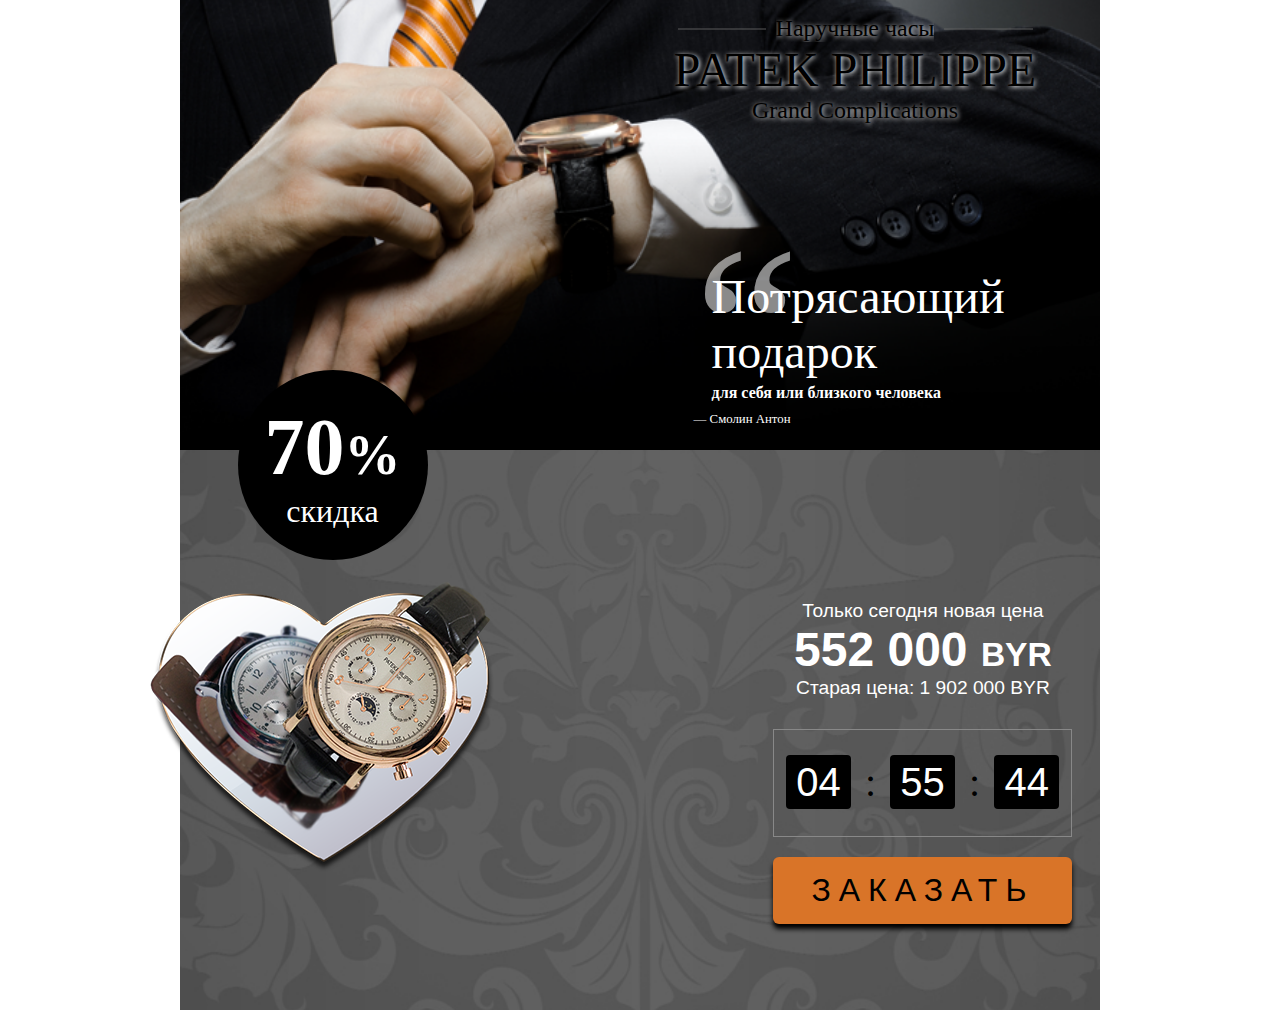
<file: index.html>
<!DOCTYPE html>
<html lang="en">
<head>
	<meta charset="UTF-8">
	<meta name="viewport" content="width=device-width,initial-scale=1">
	<link rel="stylesheet" media="(max-width:639px)" href="css/hottelecom-small.css">
	<link rel="stylesheet" media="(min-width:640px)" href="css/hottelecom-large.css">
	<title>Hottelecom</title>
</head>
<body onload="timeLeft()">

	<header>

		<div class="logo">
			<div class="cat">
				<span class="line"></span>
				<span class="txt">Наручные часы</span>
				<span class="line"></span>
			</div>
			<div class="brand-name">Patek Philippe</div>
			<div class="brand-slog">Grand Complications</div>
		</div>

		<div class="label">
			<p><span class="num">70</span><span class="perc">&#37;</span><br><span class="sale">скидка</span></p>
		</div>

		<div class="quote">
			<p>&#8220;</p>
			<p>Потрясающий подарок</p>
			<p>для себя или близкого человека</p>
			<p>&mdash; Смолин Антон</p>
		</div>

	</header>

	<footer>

		<div class="watch">
			<img src="img/watch.png">
		</div>

		<div class="data">
			<div class="price">
				<p>Только сегодня новая цена</p>
				<p>552 000 <span>BYR</span></p>
				<p>Старая цена: 1 902 000 BYR</p>
			</div>

			<div class="counter">
				<div class="clock">
					<div class="num-plate plate1"><span id="hours"></span></div>
					<div class="colon">&#58;</div>
					<div class="num-plate plate2"><span id="min"></span></div>
					<div class="colon">&#58;</div>
					<div class="num-plate plate3"><span id="sec"></span></div>
				</div>
			</div>

			<div class="btn">
				<a href="#"><span>Заказать</span></a>
			</div>

		</div>

	</footer>
	<script>
		function timeLeft() {
			var now = new Date();
			var hoursleft = 23 - now.getHours();
			var minutesleft = 59 - now.getMinutes();
			var secondsleft = 59 - now.getSeconds();

			if (hoursleft < 10)
				hoursleft = "0" + hoursleft;
			if(minutesleft < 10)
				minutesleft = "0" + minutesleft;
			if(secondsleft < 10)
				secondsleft = "0" + secondsleft;

			document.getElementById('hours').innerHTML = hoursleft;
			document.getElementById('min').innerHTML = minutesleft;
			document.getElementById('sec').innerHTML = secondsleft;
		}

			setInterval(timeLeft, 1000);

	</script>
</body>
</html>
</file>
<file: css/hottelecom-small.css>
* {
	padding: 0;
	margin: 0;
}

header {
	height: 500px;
	background-image: url("../img/bg_1.png");
	background-repeat: no-repeat;
	background-position: center;
	background-size: cover;
}

.logo {
	width: 268px;
	text-align: center;
	margin: 0 auto;
	padding: 30px;
	color: black;
	text-shadow: 1px 1px 5px white;
}

.logo .cat {
	font-size: 1em;
	display: table-row;
	white-space: nowrap;
}

.logo .line {
	display: table-cell;
	width: 50%;
	padding: 0 10px;
}

.logo .line:after {
	display: inline-block;
	width: 100%;
	content: ".";
	font-size: 0;
	color: transparent;
	height: 2px;
	background: #666;
	opacity: 0.43;
	vertical-align: middle;
	position: relative;
	top: -1px;
}

.logo .txt {
	overflow: hidden;
	display: table-cell;
	vertical-align: middle;
}

.logo .brand-name {
	font-size: 2em;
	text-transform: uppercase;
}

.logo .brand-slog {
	font-size: 1em;
}

.label {
	height: 114px;
	width: 114px;
	line-height: 114px;
	text-align: center;
	border-radius: 50%;
	background-color: black;
	color: white;
	position: absolute;
	top: 160px;
	left: 10%;
}

.label p {
	display: inline-block;
	vertical-align: middle;
	line-height: normal;
}

.label .num {
	font-size: 3em;
	font-weight: bold;
}

.label .perc {
	font-size: 2em;
	font-weight: bold;
}

.label .sale {
	font-size: 1em;
}

.quote {
	position: relative;
	color: white;
	width: 293px;
	margin: 180px auto 0 auto;
}

.quote p:nth-child(1) {
	font-size: 15em;
	position: absolute;
	opacity: 0.54;
	top: -77px;
	left: 0;
}

.quote p:nth-child(2) {
	padding-left: 18px;
	font-size: 3em;
}

.quote p:nth-child(3) {
	padding: 5px 0 10px 18px;
	font-size: 1em;
	font-weight: bold;
}

.quote p:nth-child(4) {
	font-size: 0.8em;
}

footer {
	height: 760px;
	background-image: url("../img/bg_2.png");
	background-repeat: no-repeat;
	background-position: center;
	background-size: cover;
}

.watch {
	padding-top: 50px;
	width: 344px;
	position: relative;
	left: -22px;
}

.price {
	width: 274px;
	margin: 20px auto 30px auto;
	text-align: center;
	color: white;
	font-family: Arial;
}

.price p:nth-child(1) {
	font-size: 1.2em;
}

.price p:nth-child(2) {
	font-size: 3em;
	font-weight: bold;
}

.price span {
	font-size: 0.7em;
}

.price p:nth-child(3) {
	font-size: 1.2em;
}

.counter {
	height: 100px;
	width: 290px;
	margin: 0 auto 30px auto;
	border: 1px solid #888;
}

.clock {
	width: 274px;
	height: 58px;
	margin: 25px auto;
}

.clock div {
	display: inline-block;
}

.counter .num-plate {
	background: black;
	border-radius: 4px;
	width: 65px;
	text-align: center;
	margin-right: 10px;
}

.counter .num-plate span {
	color: white;
	line-height: 54px;
	font-size: 2.5em;
	font-family: Arial;
}

.counter .plate3 {
	margin-right: 0;
}

.counter .colon {
	font-size: 2.5em;
	margin-right: 10px;
}

.btn {
	width: 300px;
	height: 67px;
	margin-left: auto;
	margin-right: auto;
	background-color: #d97428;
	border-radius: 6px;
	text-align: center;
	box-shadow: 0 5px 5px black;
	outline: 0;
	transition: all .05s linear;
}

.btn:active {
	box-shadow: 0 2px 2px black;
	transform: translateY(3px);
}

.btn a {
	text-decoration: none;
	display: block;
	color: black;
}

.btn span {
	text-transform: uppercase;
	letter-spacing: 8px;
	font-family: sans-serif;
	font-size: 32px;
	line-height: 67px;
}
</file>
<file: css/hottelecom-large.css>
* {
	padding: 0;
	margin: 0;
}

header {
	position: relative;
	max-width: 920px;
	margin: auto;
	height: 450px;
	background-image: url("../img/bg_1.png");
	background-repeat: no-repeat;
	background-position: center;
	background-size: cover;
}

.logo {
	width: 375px;
	text-align: center;
	margin-right: 6.25%;
	margin-left: auto;
	padding: 15px 0 30px 30px;
	color: black;
	text-shadow: 1px 1px 5px white;
}

.logo .cat {
	font-size: 1.5em;
	display: table-row;
	white-space: nowrap;
}

.logo .line {
	display: table-cell;
	width: 50%;
	padding: 0 10px;
}

.logo .line:after {
	display: inline-block;
	width: 100%;
	content: ".";
	font-size: 0;
	color: transparent;
	height: 2px;
	background: #666;
	opacity: 0.43;
	vertical-align: middle;
	position: relative;
	top: -1px;
}

.logo .txt {
	overflow: hidden;
	display: table-cell;
	vertical-align: middle;
}

.logo .brand-name {
	font-size: 3em;
	text-transform: uppercase;
}

.logo .brand-slog {
	font-size: 1.5em;
}

.label {
	height: 190px;
	width: 190px;
	line-height: 190px;
	text-align: center;
	border-radius: 50%;
	background-color: black;
	color: white;
	position: absolute;
	top: 370px;
	left: 6.25%;
	z-index: 3;
}

.label p {
	display: inline-block;
	vertical-align: middle;
	line-height: normal;
}

.label .num {
	font-size: 5em;
	font-weight: bold;
}

.label .perc {
	font-size: 3.5em;
	font-weight: bold;
}

.label .sale {
	font-size: 2em;
}

.quote {
	position: relative;
	color: white;
	width: 342px;
	margin: 115px 7% 0 auto;
}

.quote p:nth-child(1) {
	font-size: 15em;
	position: absolute;
	opacity: 0.54;
	top: -77px;
	left: 0;
}

.quote p:nth-child(2) {
	padding-left: 18px;
	font-size: 3em;
}

.quote p:nth-child(3) {
	padding: 5px 0 10px 18px;
	font-size: 1em;
	font-weight: bold;
}

.quote p:nth-child(4) {
	font-size: 0.8em;
}

footer {
	position: relative;
	max-width: 920px;
	height: 560px;
	margin: auto;
	background-image: url("../img/bg_2.png");
	background-repeat: no-repeat;
	background-position: center;
	background-size: cover;
}

.data {
	position: absolute;
	width: 299px;
	right: 3%;
	top: 130px;
}

.watch {
	padding-top: 130px;
	width: 344px;
	position: relative;
	left: -30px;
}

.price {
	width: 274px;
	margin: 20px auto 30px auto;
	text-align: center;
	color: white;
	font-family: Arial;
}

.price p:nth-child(1) {
	font-size: 1.2em;
}

.price p:nth-child(2) {
	font-size: 3em;
	font-weight: bold;
}

.price span {
	font-size: 0.7em;
}

.price p:nth-child(3) {
	font-size: 1.2em;
}

.counter {
	height: 106px;
	margin-bottom: 20px;
	border: 1px solid #888;
}

.clock {
	width: 274px;
	height: 58px;
	margin: 25px auto;
}

.clock div {
	display: inline-block;
}

.counter .num-plate {
	background: black;
	border-radius: 4px;
	width: 65px;
	text-align: center;
	margin-right: 10px;
}

.counter .num-plate span {
	color: white;
	line-height: 54px;
	font-size: 2.5em;
	font-family: Arial;
}

.counter .plate3 {
	margin-right: 0;
}

.counter .colon {
	font-size: 2.5em;
	margin-right: 10px;
}

.btn {
	height: 67px;
	margin-left: auto;
	margin-right: auto;
	background-color: #d97428;
	border-radius: 6px;
	text-align: center;
	box-shadow: 0 5px 5px black;
	outline: 0;
	transition: all .05s linear;
}

.btn:active {
	box-shadow: 0 2px 2px black;
	transform: translateY(3px);
}

.btn a {
	text-decoration: none;
	display: block;
	color: black;
}

.btn span {
	text-transform: uppercase;
	letter-spacing: 8px;
	font-family: sans-serif;
	font-size: 2em;
	line-height: 67px;
}
</file>
